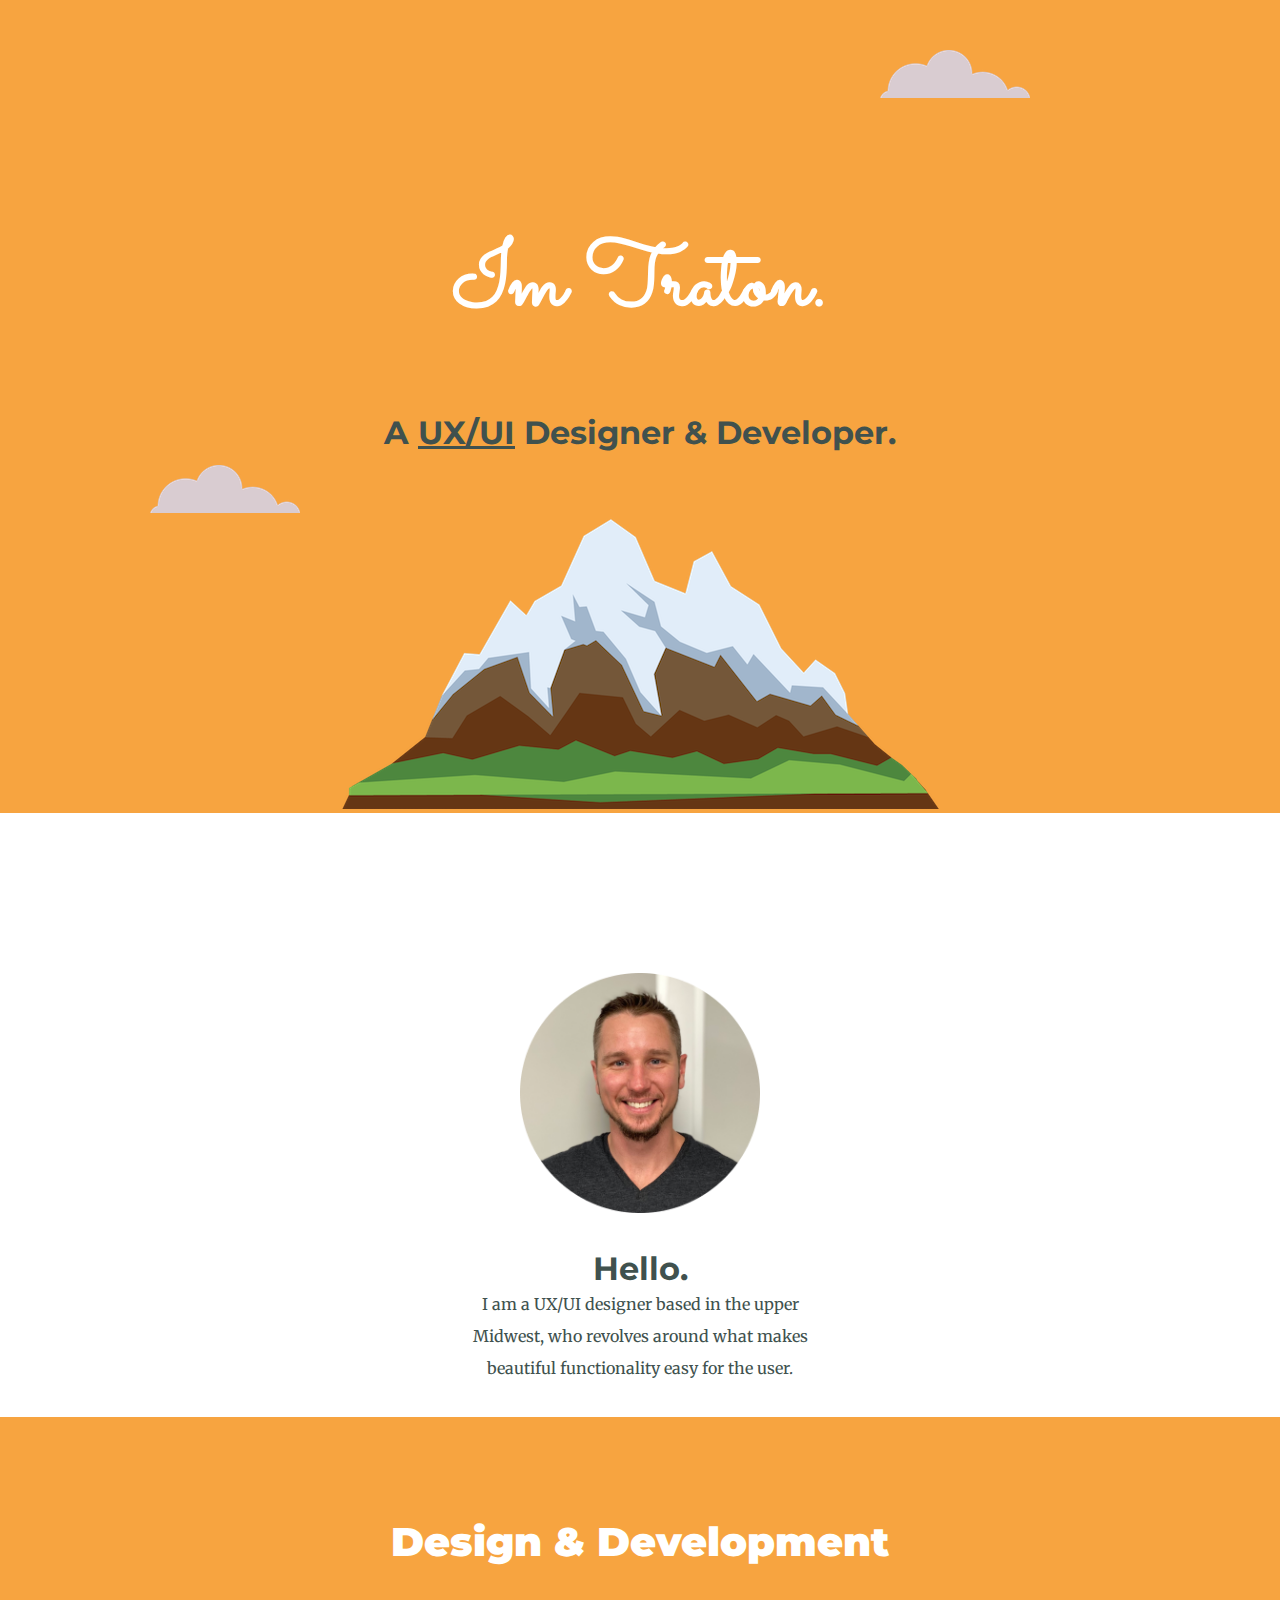
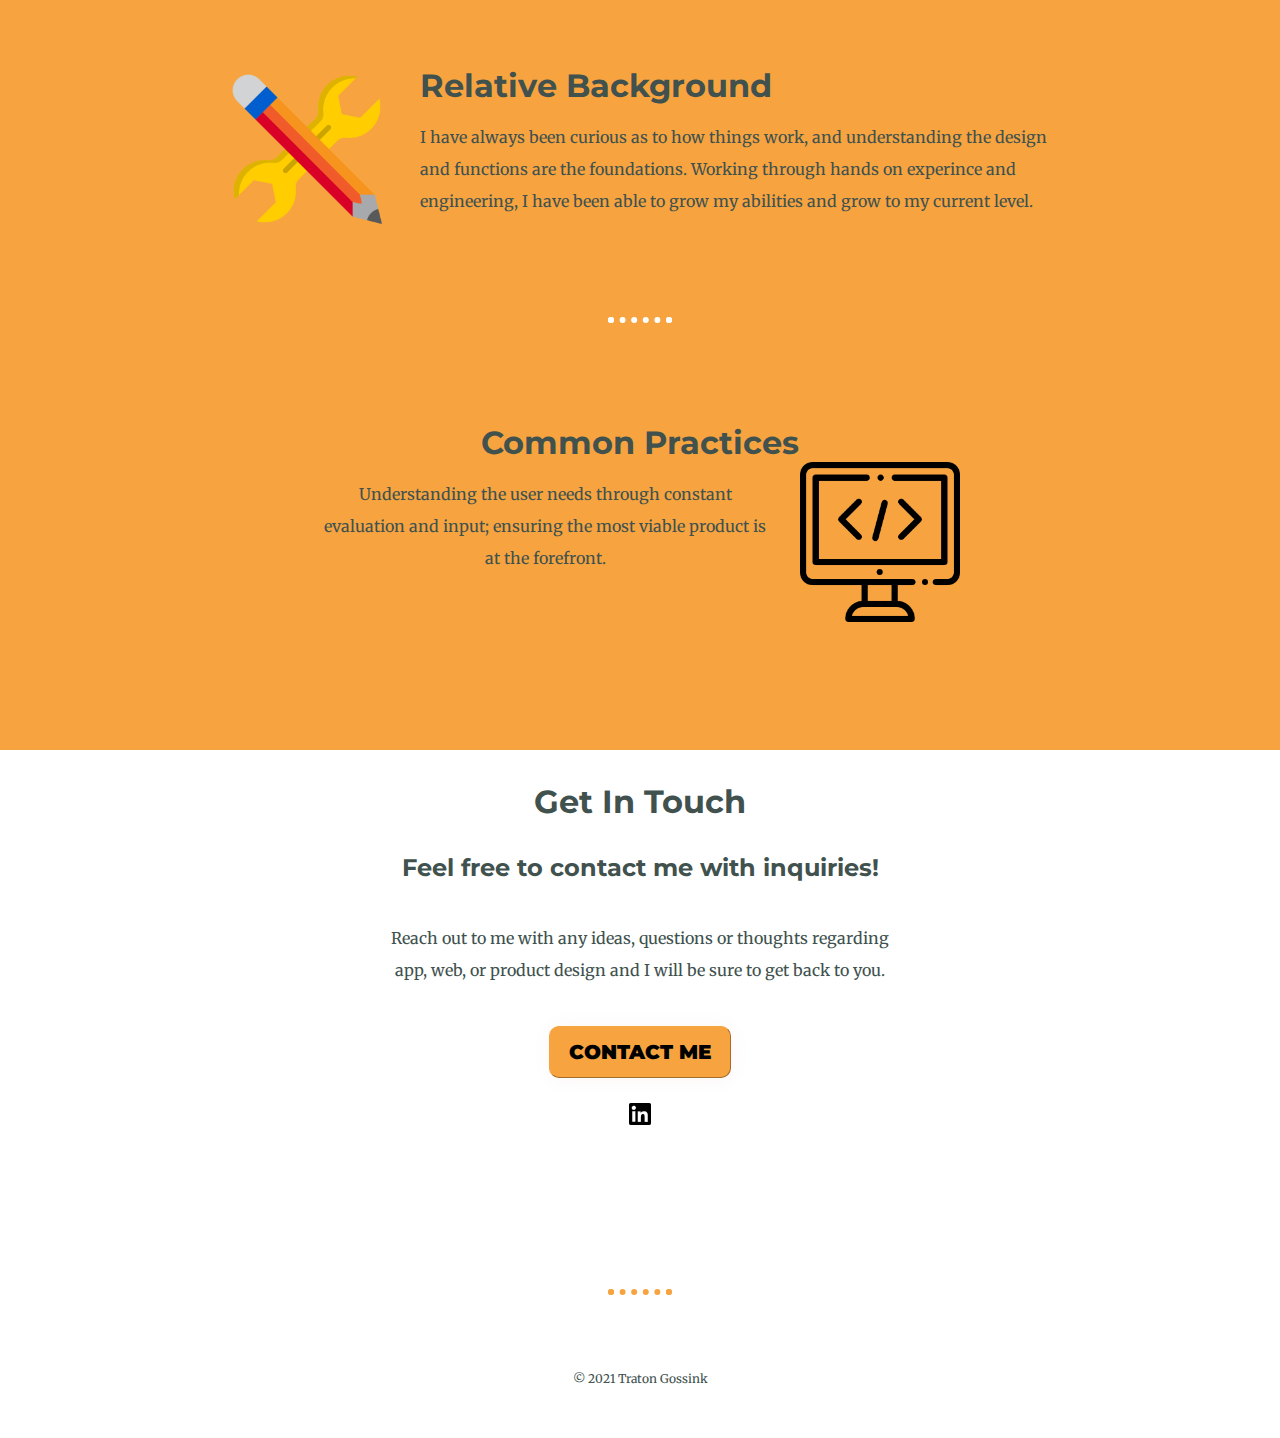
<file: CSS-My Site/index.html>
<!DOCTYPE html>
<html lang="en" dir="ltr">

<head>
  <meta charset="utf-8">
  <title>Traton Gossink</title>
  <link rel="stylesheet" href="css/styles.css">
  <link rel="icon" href="favicon.ico">
  <link href="https://fonts.googleapis.com/css2?family=Merriweather:wght@300&family=Montserrat:wght@100&family=Sacramento&display=swap" rel="stylesheet">
</head>

<body>
  <div class="top-container">
    <img class="top-cloud" src="images/cloud.png" alt="cloud">
    <h1>Im Traton.</h1>
    <h3>A <span class="UX">UX/UI</span> Designer & Developer.</h3>
    <img class="bottom-cloud" src="images/cloud.png" alt="cloud">
    <img src="images/mountain.png" alt="mountain-img">
  </div>
  <div class="middle-container">
    <div class="profile">
      <img class="Traton-Gossink" src="images/TratonGossinkProfile.png" alt="Traton-Gossink">
      <h3>Hello.</h3>
      <p class="intro">I am a UX/UI designer based in the upper Midwest,
        who revolves around what makes beautiful functionality easy for the user.</p>
    </div>
    <div class="skills">
      <h2>Design & Development</h2>
        <div class="skill-row">
          <img class="tools" src="images/tools.png" alt="tools-icon">
          <h3>Relative Background</h3>
          <p>
            I have always been curious as to how things work, and understanding the design and functions are the foundations.
            Working through hands on experince and engineering, I have been able to grow my abilities and grow to my current level.</p>
        </div>
        <hr>
      <div class="skill-practice">
        <h3>Common Practices</h3>
        <img class="coding-pic" src="images/coding.png" alt="coding">
        <p>Understanding the user needs through constant evaluation and input; ensuring the most viable product is at the forefront.</p>
      </div>
    </div>
    <div class="contact-me">
      <h3>Get In Touch</h3>
      <h4>Feel free to contact me with inquiries!</h4>
      <p class="contact-message">Reach out to me with any ideas, questions or thoughts regarding app, web, or product design and I will be sure to get back to you.</p>
      <a class="btn" href="mailto:traton.gossink@gmail.com">CONTACT ME</a><br>
      <a class="linkedin"href="https://www.linkedin.com/in/traton-gossink-0a1227182/"><img src="images/linkedin.png" alt="linkedin"></a>
    </div>
  </div>
  <hr class="footer-hr">
  <div class="bottom-container">
    <p class="copyright">© 2021 Traton Gossink</p>
  </div>
  </div>
</body>

</html>
</file>
<file: CSS-My Site/css/styles.css>
body{
  color: #40514E;
  margin: 0;
  text-align: center;
  font-family: 'Merriweather', serif;
}
h1 {
  color: white;
  font-size: 5.626rem;
  margin-top: 10px auto 0 auto;
  font-family: 'Sacramento', cursive;

}
h2 {
  color: white;
  font-family: 'Montserrat', sans-serif;
  font-size: 2.5rem;
  font-weight: 900;
  padding-top: 100px;
}
H3 {
  font-size: 2rem;
  font-family: 'Montserrat', sans-serif;
  font-weight: bold;
  margin-bottom: 0;
}
h4 {
  font-size: 1.5rem;
  font-family: 'Montserrat', sans-serif;
  font-weight: bold;
  margin-bottom: 0;
}
hr {
  border: dotted white 6px;
  border-bottom: none;
  width: 4%;
  margin: 100px auto;
}
a {

}

a:hover {
  color: #11999E;
}
p {
  line-height: 2;
}

  .top-container {
  background-color: #F7A440;
  position: relative;
  padding-top: 10em;
}

.top-cloud {
  position: absolute;
  right: 250px;
  top: 50px;
}

.bottom-cloud {
  position: absolute;
  left: 150px;
  bottom: 300px;
}

.UX {
  font-size: 2rem;
  position: relative;
  margin: auto;
  text-decoration: underline;
}

  .middle-container {
  margin: 10em auto;
}
 .intro {
   width: 30%;
   margin: auto;
 }

.Traton-Gossink {
  width: 15rem;
  height: 15rem;
}

.skills {
background-color: #F7A440;
position: relative;
margin: auto;

}
.skill-row {
  width: 65%;
  margin: 100px auto;
  text-align: left;
}
.skill-practice {
  margin: auto;
  width: 50%;
  padding-bottom: 10em;
}
.tools {
  float: left;
  margin-right: 30px;
  width: 20%;
}

.coding-pic {
  float: right;
  width: 10rem;
  height: 10rem;
  margin-left: 30px;
}


.linkedin {
  margin: auto;
  padding-top: 25px;
  display: inline-flex;
}
.bottom-container {
  margin: auto;
  padding: 35px 0;
}

.contact-message {
  width: 40%;
  margin: 40px auto;
}
.footer-hr {
  border: dotted #F7A440 6px;
  border-bottom: none;
  width: 4%;
  margin: 25px auto;
}
.copyright {
  font-size: .75rem;
}

.btn {
   -webkit-border-radius: 10px;
   -moz-border-radius: 10px;
   border-radius: 10px;
   height: 20px;
   line-height: 20px;
   color: #000000;
   font-family:'Montserrat', sans-serif;
   width: 150px;
   font-size: 20px;
   font-weight: 900;
   padding: 15px;
   background-color: #F7A440;
   -webkit-box-shadow: 1px 1px 20px 0 #faf3f3;
   -moz-box-shadow: 1px 1px 50px 0 #faf3f3;
   box-shadow: 1px 1px 20px 0 #faf3f3;
   border: outset #F7A440 1px;
   text-decoration: none;
   display: inline-block;
   cursor: pointer;
   text-align: center;
}

.btn:hover {
   background: #FFFFFF;
   border: solid #393e46 1px;
   -webkit-border-radius: 10px;
   -moz-border-radius: 10px;
   border-radius: 10px;
   text-decoration: none;

}
</file>
